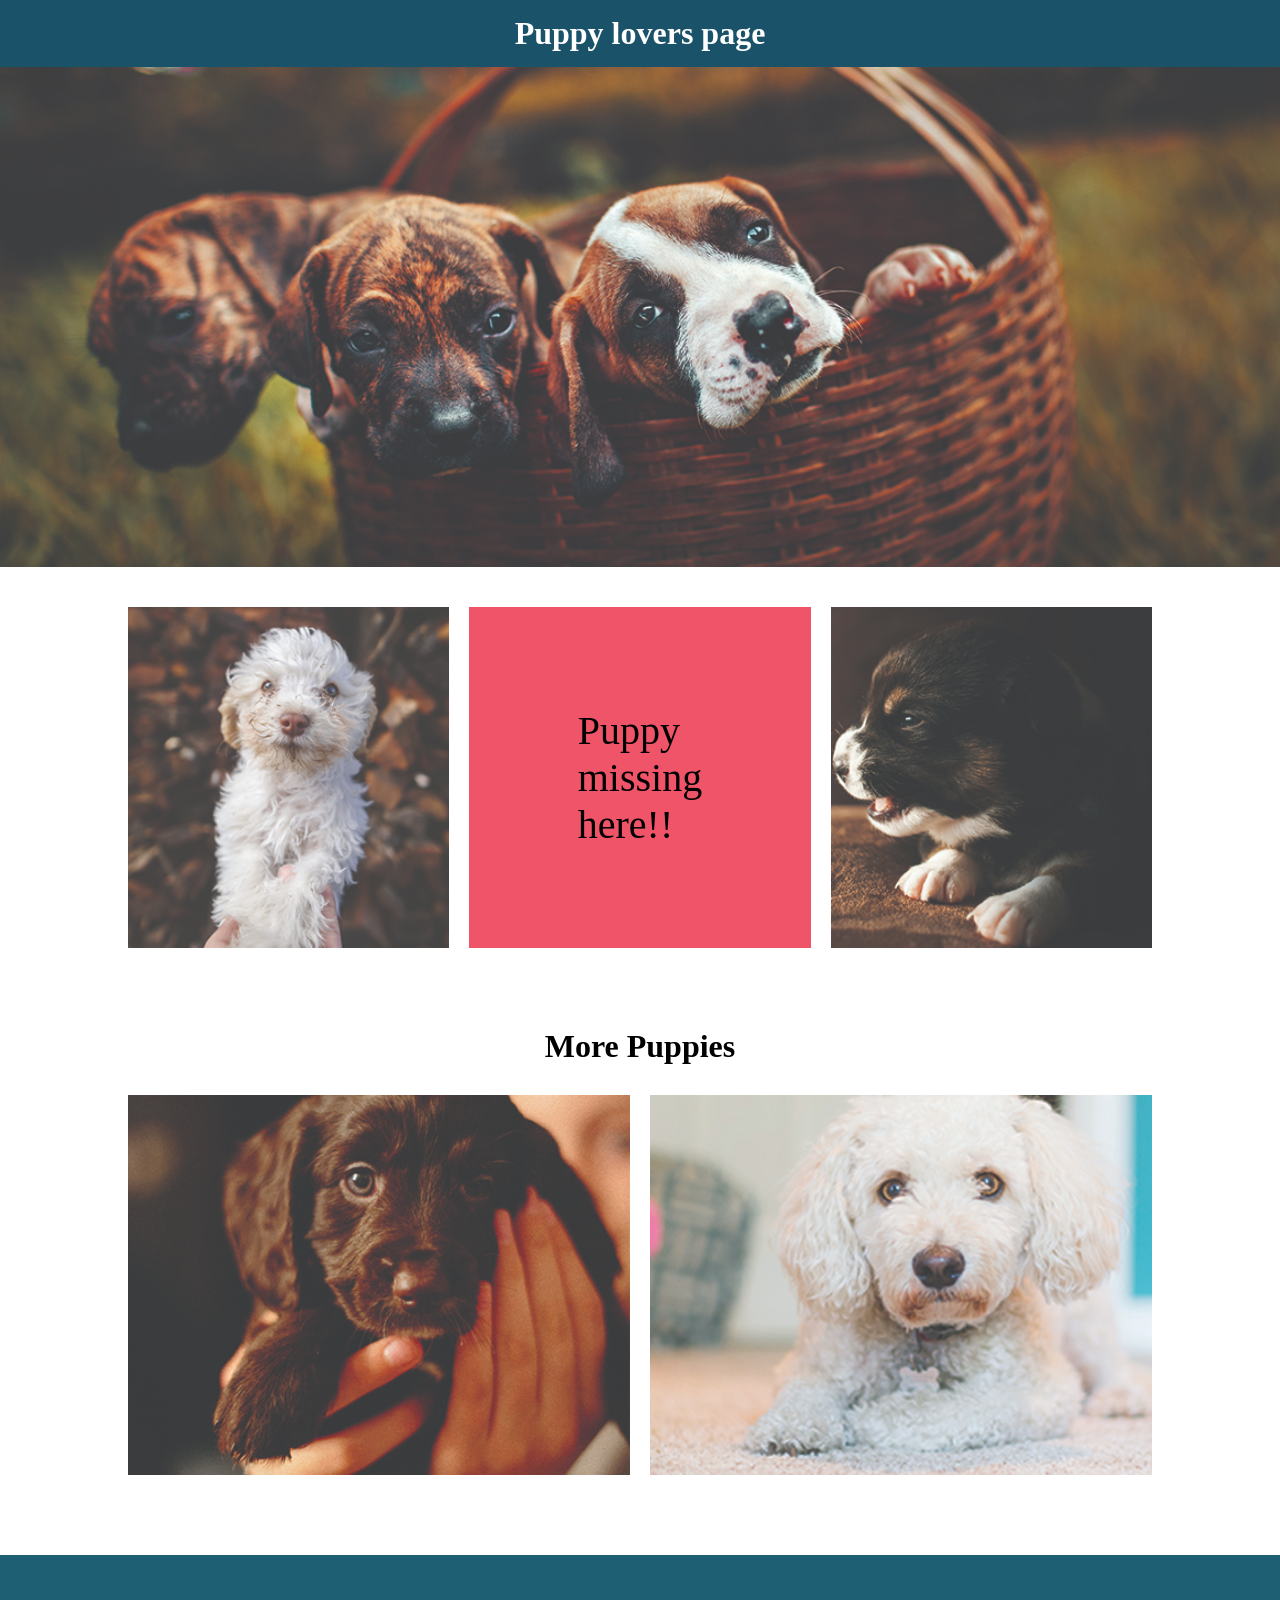
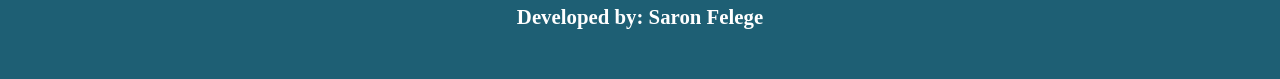
<file: puppy/index.html>
<!DOCTYPE html>
<html>
<head>
	<meta charset="utf-8">
	<meta name="viewport" content="width=device-width, initial-scale=1">
	<title>Puppy lovers</title>
	<link rel="stylesheet" type="text/css" href="puppy2.css">
</head>
<body>
	<header class="header-wrapper">
		<h1>Puppy lovers page</h1>
	</header>
	<div class="top-section-wrapper">
		
	</div>

	<main class="content-container">
		<section class="first-main-wrapper">
			<div class="item-one">
                <img src="puppy-1.jpg" alt="White puppy">
            </div>
            <div class="item-two">
                <p>Puppy <br>
                 missing <br>
                  here!!</p>
            </div>
            <div class="item-three">
                <img src="puppy-2.jpg" alt="Black and white puppy">
            </div>
		</section>
		<h1 class="section-title">More Puppies</h1>
		<section class="second-main-wrapper">
            <div class="grid-item-large">
                <img src="puppy-3.jpg" alt="Brown puppy held in hands">
            </div>
            <div class="grid-item-large">
                <img src="puppy-4.jpg" alt="White fluffy dog laying down">
            </div>
        </section>
	</main>
	<footer class="footer-wrapper">
        <p>Developed by: Saron Felege</p>
    </footer>

</body>
</html>
</file>
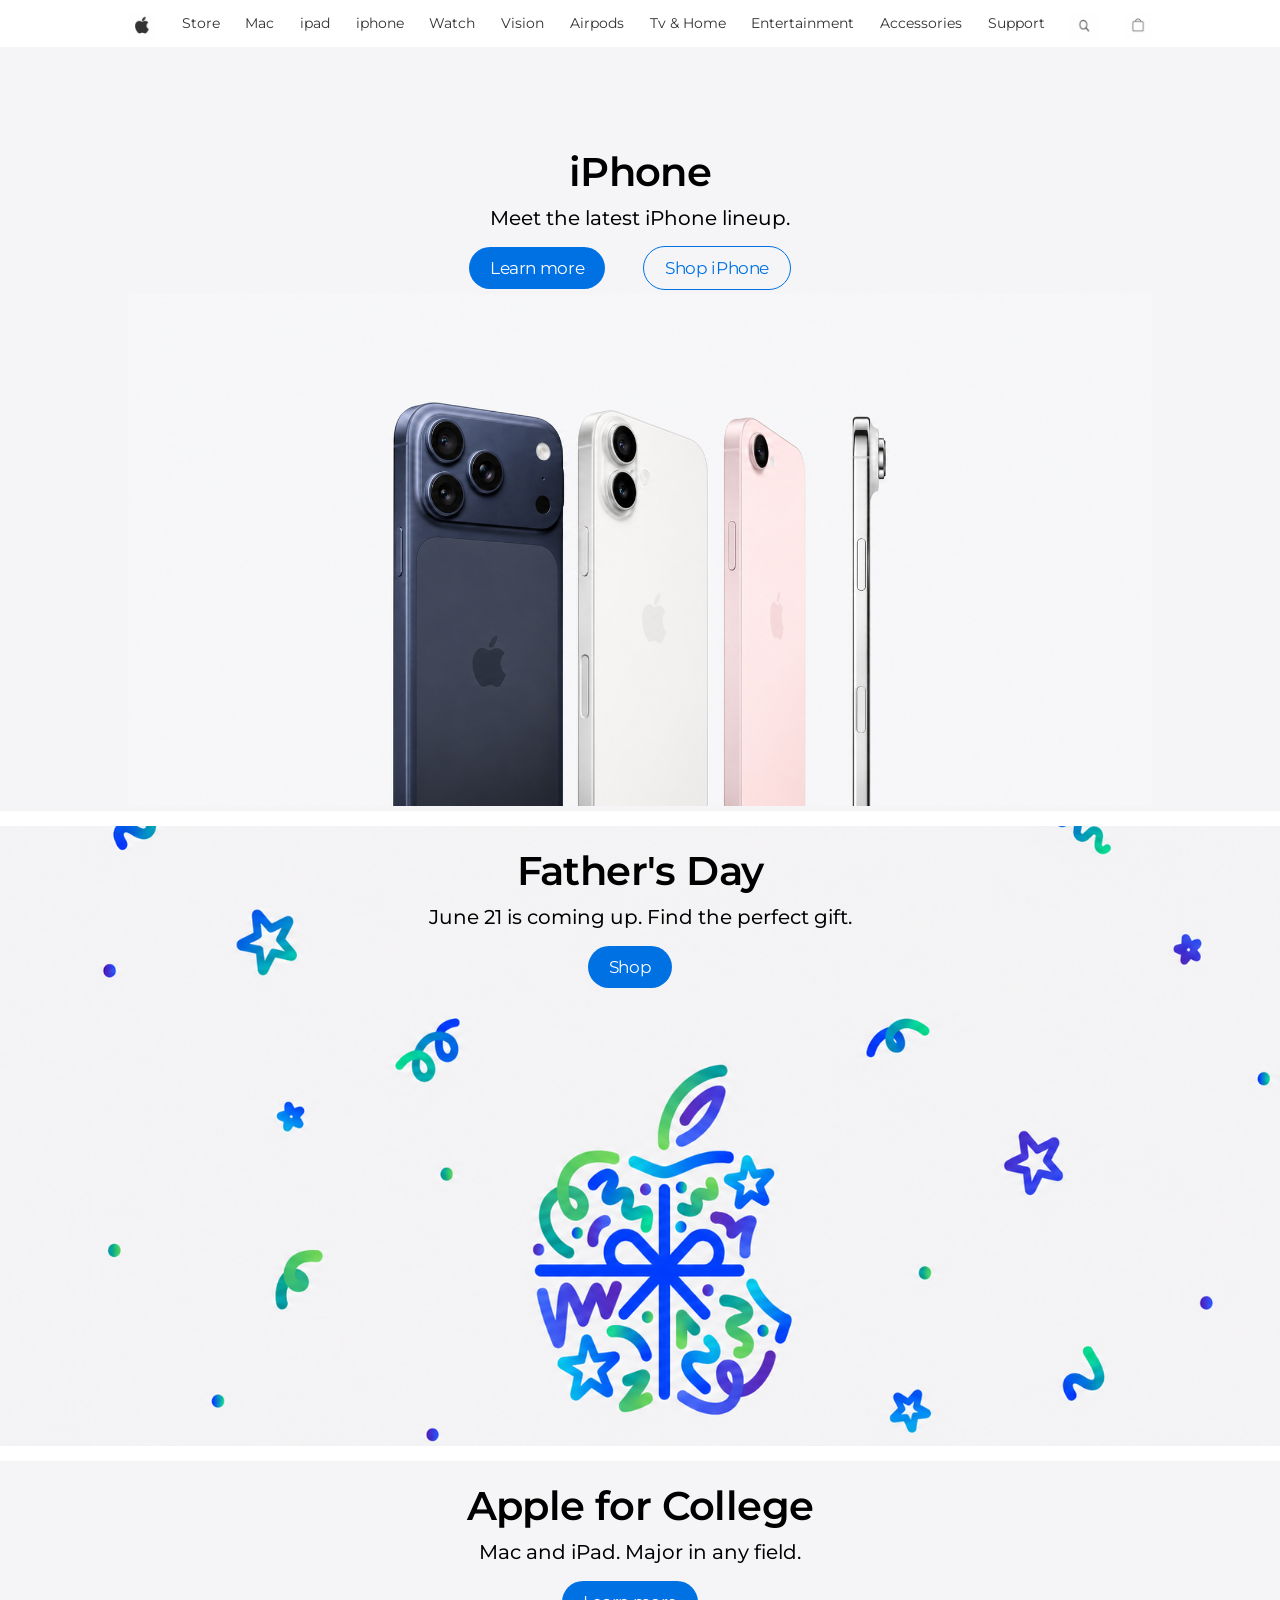
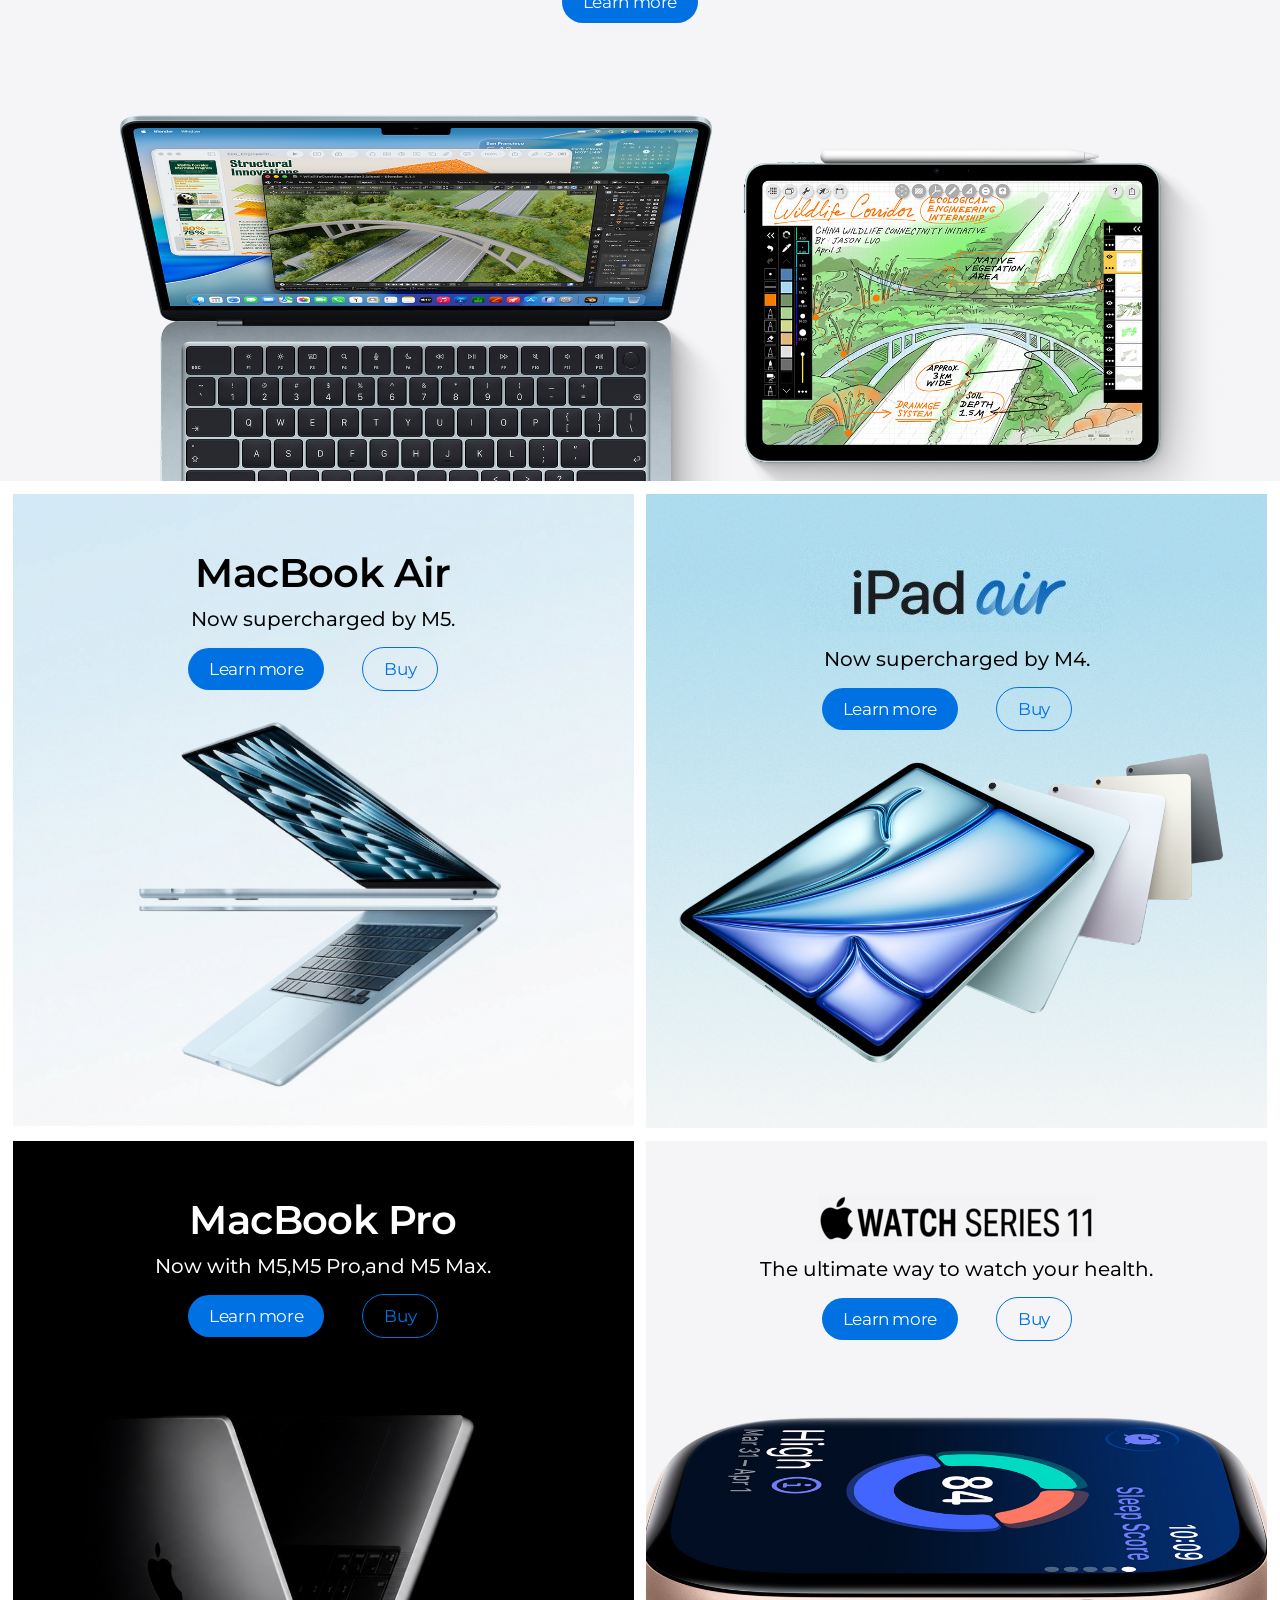
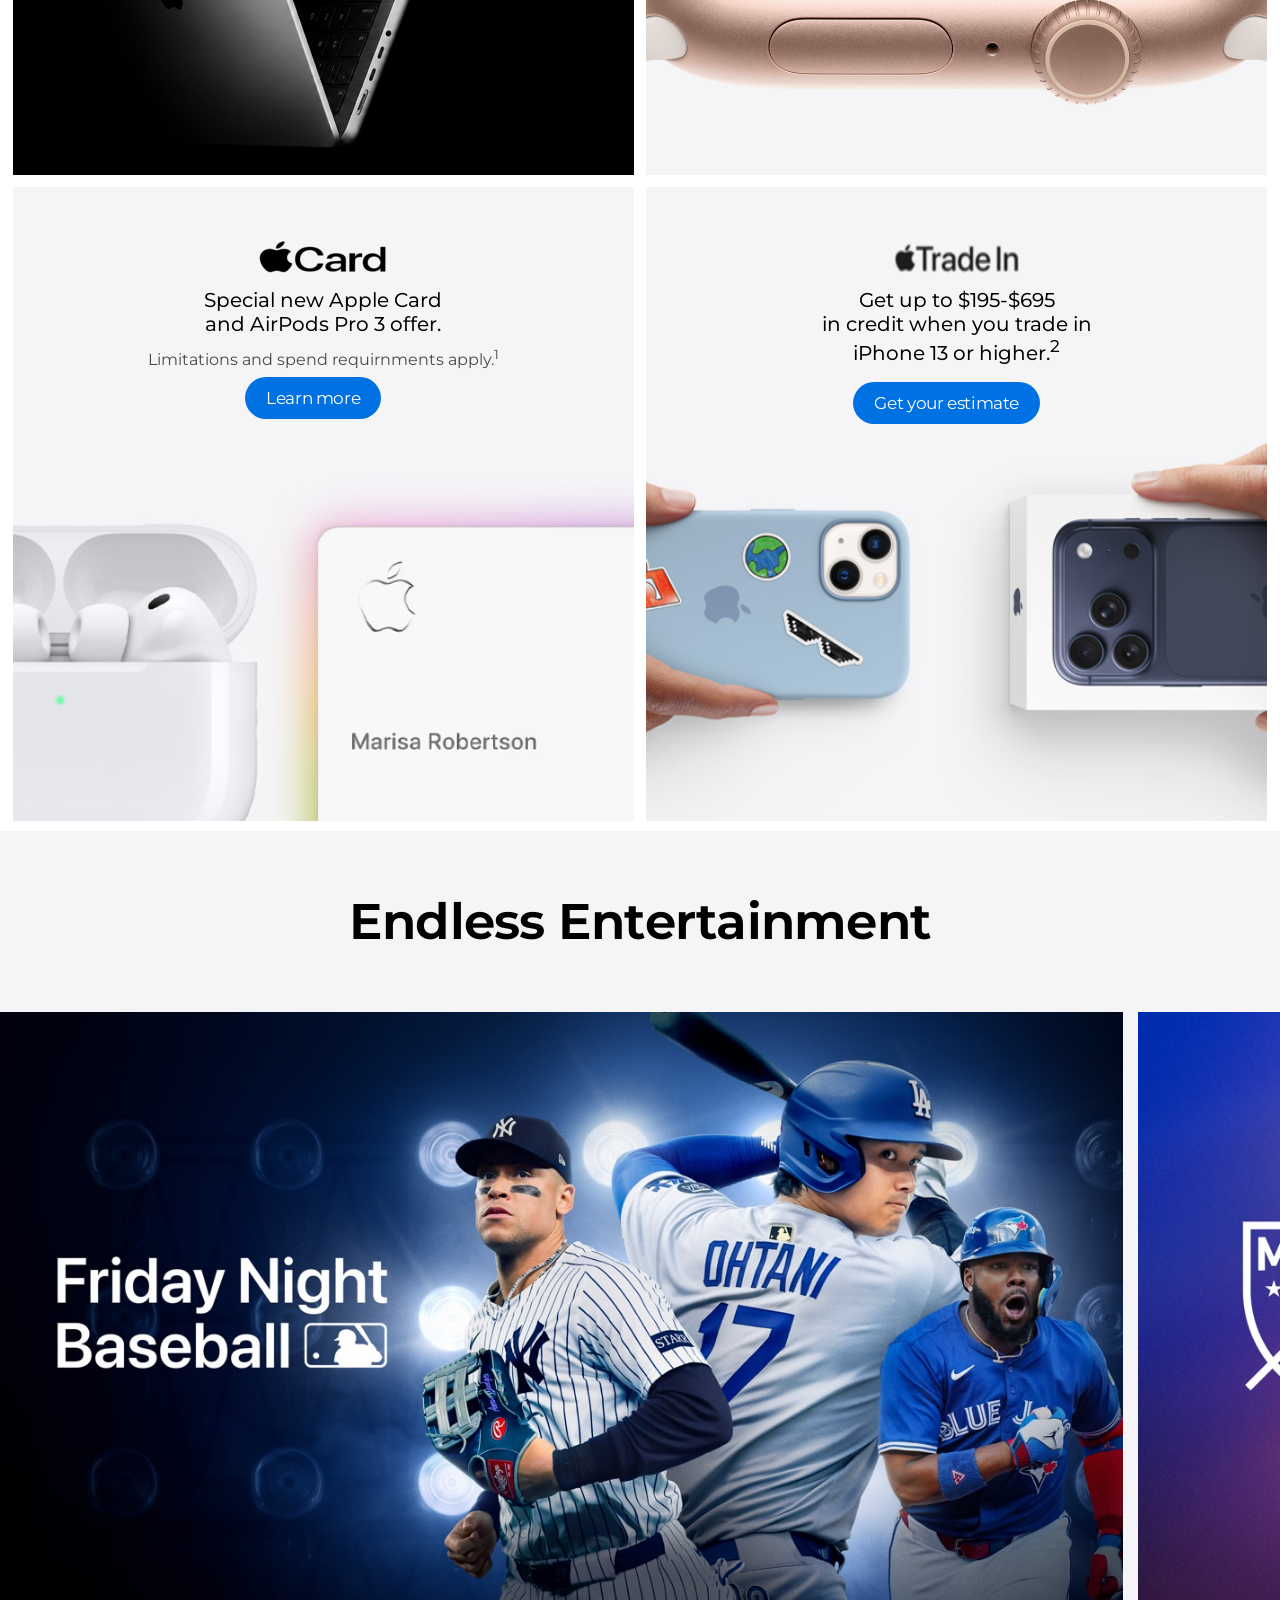
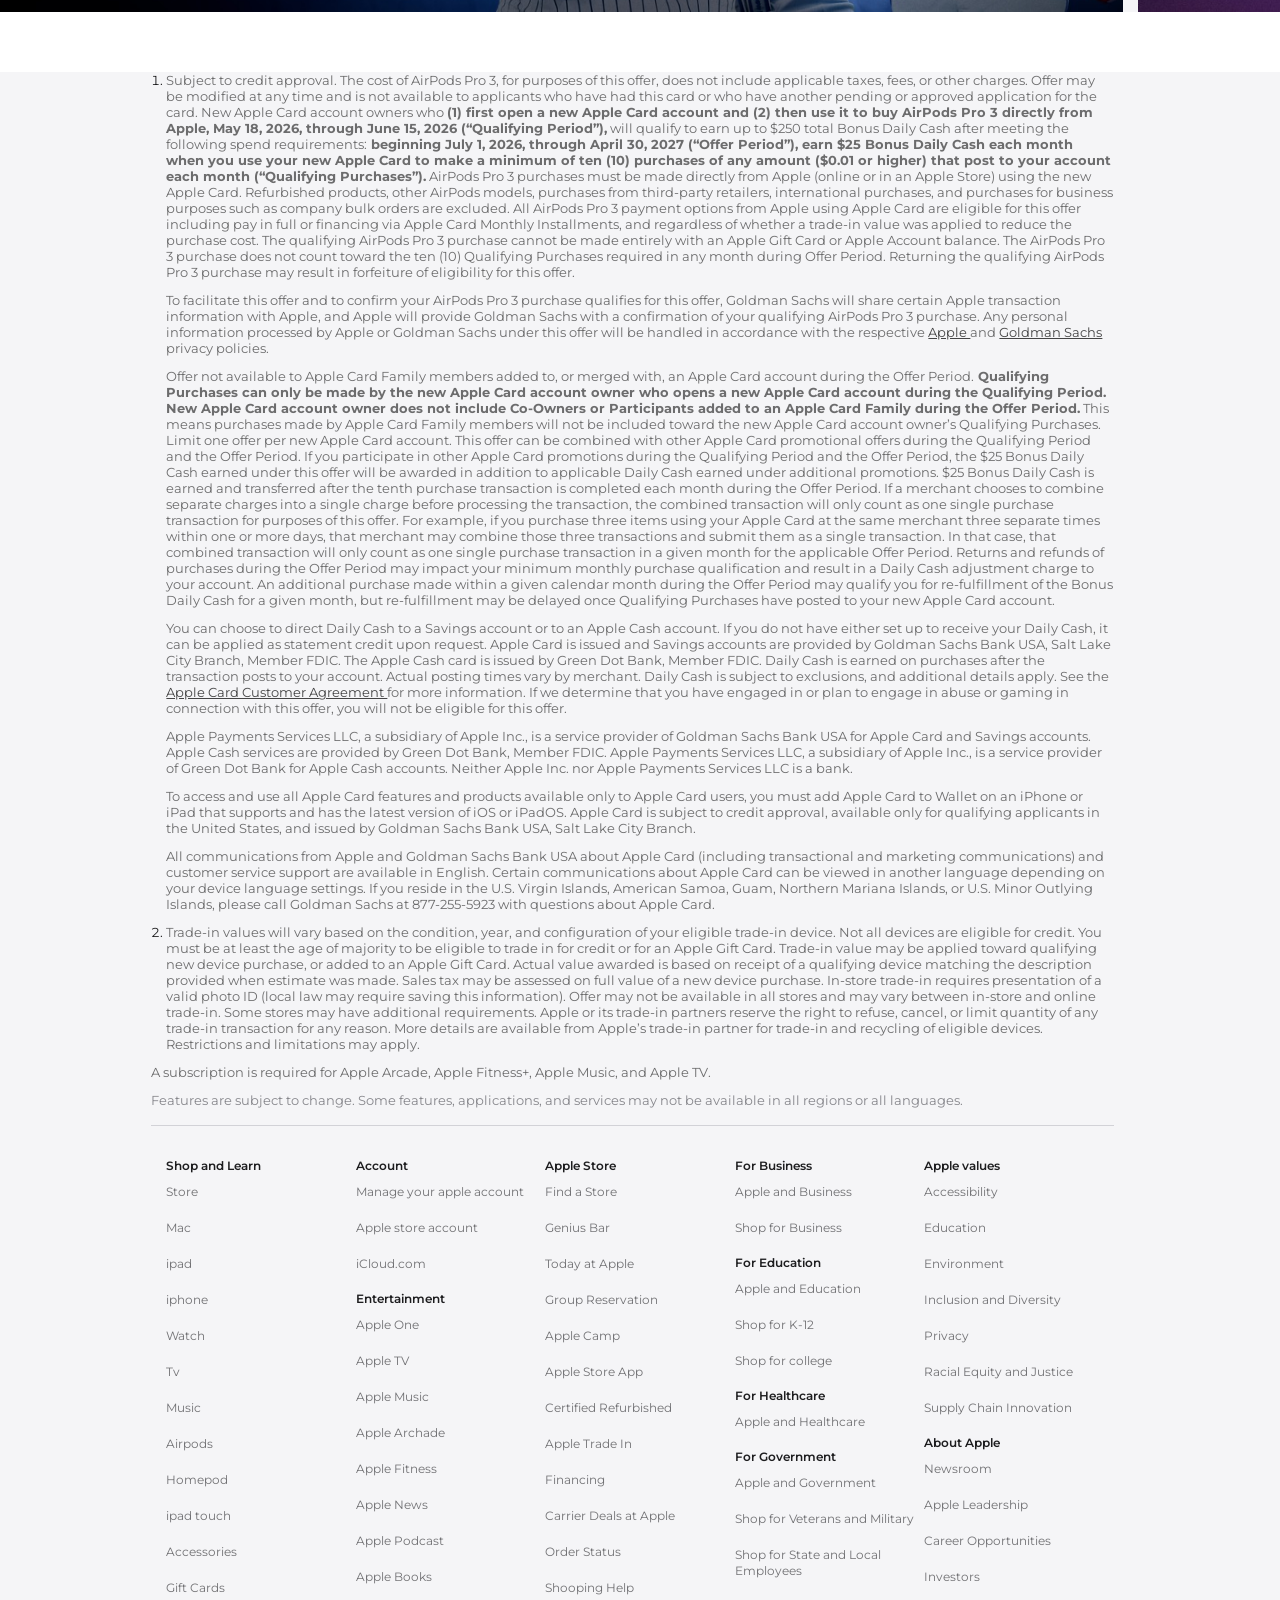
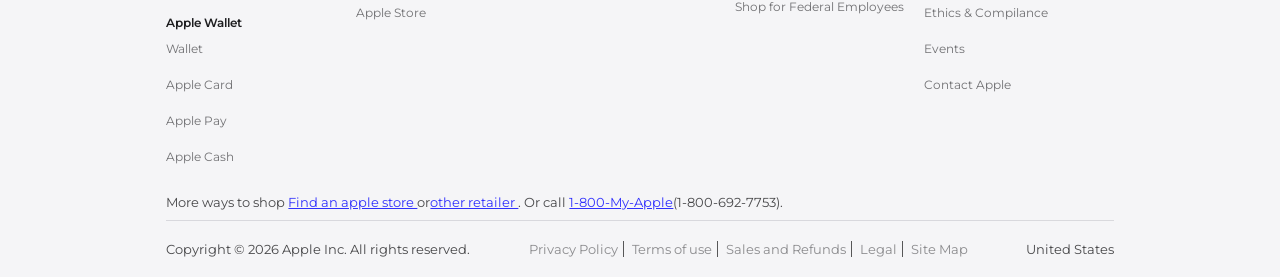
<file: Apple Website/Apple Website/index.html>
<!DOCTYPE html>
<html>
<head>
	<meta charset="utf-8">
	<meta name="viewport" content="width=device-width, initial-scale=1">
	<title>Apple </title>
	<link rel="stylesheet" type="text/css" href="style.css">
	<link href="https://fonts.googleapis.com/css2?family=Inter:ital,opsz,wght@1,14..32,100..900&family=Montserrat:wght@100..900&display=swap" rel="stylesheet">
	<meta name="viewport" content="width=device-width, initial-scale=1.0">
</head>

<body>
	<div class="outer-wrapper">
		<header class="header-wrapper">
			<div class="internal-wrapper">
				<div class="links-wrapper">
					<ul>
						<li class="logo-link"><a href="#"><img src="image/icon/apple-icon.png"></a></li>
						<li class="menu-item"><a href="#">Store</a>

							<div class="dropdown">

								<div class="column">

									<p class="heading">Shop</p>

									<a href="#">Shop the Latest</a>
									<a href="#">Mac</a>
									<a href="#">iPad</a>
									<a href="#">iPhone</a>
									<a href="#">Apple Watch</a>
									<a href="#">Apple Vision Pro</a>
									<a href="#">AirPods</a>
									<a href="#">Accessories</a>

								</div>

								<div class="column2">

									<p class="heading">Quick Links</p>

									<a href="#">Find a Store</a>
									<a href="#">Order Status</a>
									<a href="#">Apple Trade In</a>
									<a href="#">Financing</a>
									<a href="#">Personal Setup</a>

								</div>

								<div class="column2">

									<p class="heading">Shop Special Stores</p>

									<a href="#">Certified Refurbished</a>
									<a href="#">Education</a>
									<a href="#">Business</a>
									<a href="#">Veterans and Military</a>
									<a href="#">Government</a>

								</div>


							</div>

						</li>





					</li>
					<li class="menu-item"><a href="#">Mac</a>
						<div class="dropdown">

							<div class="column">

								<p class="heading">Explore Mac</p>

								<a href="#">Explore all Mac</a>
								<a href="#">MacBook Neo</a>
								<a href="#">MacBook Air</a>
								<a href="#">MacBook Pro</a>
								<a href="#">iMac</a>
								<a href="#">Mac mini</a>
								<a href="#">Mac Studio</a>
								<a href="#">Displays</a>
								<div class="small-text">
									<a href="#">Compare Mac</a>
									<a href="#">Switch from PC to Mac</a>
								</div>

							</div>

							<div class="column2">

								<p class="heading">Shop Mac</p>

								<a href="#">Shop Mac</a>
								<a href="#">Help me Choose</a>
								<a href="#">Mac Accessories</a>
								<a href="#">Apple Trade in</a>
								<a href="#">Financing</a>
								<a href="#">Personal Setup</a>

							</div>

							<div class="column2">

								<p class="heading">More from Mac</p>

								<a href="#">Mac Support</a>
								<a href="#">AppleCare</a>
								<a href="#">macOS 27 Preview</a>
								<a href="#">Apple Intelligence</a>
								<a href="#">Apps by Apple</a>
								<a href="#">Apple Creator Studio</a>
								<a href="#">Better with iPhone</a>
								<a href="#">iCloud+</a>
								<a href="#">Mac for Business</a>
								<a href="#">Education</a>

							</div>

						</li>
						<li class="menu-item"><a href="#">ipad</a>
							<div class="dropdown">

								<div class="column">

									<p class="heading">Explore iPad</p>

									<a href="#">Explore All iPad</a>
									<a href="#">iPad Pro</a>
									<a href="#">iPad Air</a>
									<a href="#">iPad</a>
									<a href="#">iPad mini</a>
									<a href="#">Apple Pencil</a>
									<a href="#">Keyboards</a>
									<div class="small-text">
										<a href="#">Compare iPad</a>
									</div>
								</div>

								<div class="column2">

									<p class="heading">Shop iPad</p>

									<a href="#">Shop iPad</a>
									<a href="#">iPad Accessories</a>
									<a href="#">Apple Trade In</a>
									<a href="#">Financing</a>
									<a href="#">Personal Setup</a>

								</div>

								<div class="column2">

									<p class="heading">More from iPad</p>

									<a href="#">iPad Support</a>
									<a href="#">AppleCare</a>
									<a href="#">iPadOS 27 Preview</a>
									<a href="#">Apple Intelligence</a>
									<a href="#">Apps by Apple</a>
									<a href="#">Apple Creator Studio</a>
									<a href="#">iCloud+</a>
									<a href="#">Education</a>

								</div>


							</li>


							<li class="menu-item"><a href="#">iphone</a>

								<div class="dropdown">

									<div class="column">

										<p class="heading">Explore iPhone</p>

										<a href="#">Explore All iPhone</a>
										<a href="#">iPhone 17 Pro</a>
										<a href="#">iPhone Air</a>
										<a href="#">iPhone 17</a>
										<a href="#">iPhone 17e</a>
										<a href="#">iPhone 16</a>
										<div class="small-text">
											<a href="#">Compare iPhone</a>
											<a href="#">Switch from Android</a>
										</div>

									</div>

									<div class="column2">

										<p class="heading">Shop iPhone</p>

										<a href="#">Shop iPhone</a>
										<a href="#">iPhone Accessories</a>
										<a href="#">Apple Trade In</a>
										<a href="#">Carrier Deals at Apple</a>
										<a href="#">Financing</a>
										<a href="#">Personal Setup</a>

									</div>

									<div class="column2">

										<p class="heading">More from iPhone</p>

										<a href="#">iPhone Support</a>
										<a href="#">AppleCare</a>
										<a href="#">iOS 27 Preview</a>
										<a href="#">Apple Intelligence</a>
										<a href="#">Apps by Apple</a>
										<a href="#">iPhone Privacy</a>
										<a href="#">Better with Mac</a>
										<a href="#">iCloud+</a>
										<a href="#">Wallet,Pay,Card</a>

									</div>


								</li>

								<li class="menu-item"><a href="#">Watch</a>
									<div class="dropdown">

										<div class="column">

											<p class="heading">Explore Watch</p>

											<a href="#">Explore All Apple Watch</a>
											<a href="#">Apple Watch Series 11</a>
											<a href="#">Apple Watch SE 3</a>
											<a href="#">Apple Watch Ultra 3</a>
											<a href="#">Apple Watch Nike</a>
											<a href="#">Apple Watch Hermès</a>
											<div class="small-text">
												<a href="#">Compare Watch</a>
												<a href="#">Why Apple Watch</a>
											</div>

										</div>

										<div class="column2">

											<p class="heading">Shop Watch</p>

											<a href="#">Shop Apple Watch</a>
											<a href="#">Apple Watch Bands</a>
											<a href="#">Apple Watch Acccessories</a>
											<a href="#">Apple Trade In</a>
											<a href="#">Financing</a>
											<a href="#">Personal Setup</a>

										</div>

										<div class="column2">

											<p class="heading">More from Watch</p>

											<a href="#">Apple Watch Support</a>
											<a href="#">AppleCare</a>
											<a href="#">watchOS 27 Preview</a>
											<a href="#">Apple Watch For your kids</a>
											<a href="#">Apps by Apple</a>
											<a href="#">Apple Fitness+</a>
											<a href="#">Education</a>


										</div>



									</li>
									<li class="menu-item"><a href="#">Vision</a>
										<div class="dropdown">

											<div class="column">

												<p class="heading">Explore Vision</p>

												<a href="#">Explore Apple Vision Pro</a>
												<div class="small-text">
													<a href="#">Tech Specs</a>
													
												</div>

											</div>

											<div class="column2">

												<p class="heading">Shop Vision</p>

												<a href="#">Shop Apple Vision Pro </a>
												<a href="#">Apple Vision Pro Accessories</a>
												<a href="#">Book a Demo</a>
												<a href="#">Financing</a>
												<a href="#">Personal Setup</a>

											</div>

											<div class="column2">

												<p class="heading">More from Vision</p>

												<a href="#">Apple Vision Pro Support</a>
												<a href="#">AppleCare</a>
												<a href="#">visionOS 27 Preview</a>
												<a href="#">Apple Vision Pro for Enterprise</a>

											</div>
										</li>
										<li class="menu-item"><a href="#">Airpods</a>
											<div class="dropdown">

												<div class="column">

													<p class="heading">Explore AirPods</p>

													<a href="#">Explore All AirPods</a>
													<a href="#">AirPods 4</a>
													<a href="#">AirPods Pro 3</a>
													<a href="#">AirPods Max 2</a>
													<div class="small-text">
														<a href="#">Compare AirPods</a>
														
													</div>

												</div>

												<div class="column2">

													<p class="heading">Shop AirPods</p>

													<a href="#">Shop AirPods</a>
													<a href="#">AirPods Accessories</a>


												</div>

												<div class="column2">

													<p class="heading">More from AirPods</p>

													<a href="#">AirPods Support</a>
													<a href="#">AppleCare</a>
													<a href="#">Hearing Health</a>
													<a href="#">Apple Music</a>
													<a href="#">Apple Fitness+</a>
												</div>
											</li>
											<li class="menu-item"><a href="#">Tv & Home</a>
												<div class="dropdown">

													<div class="column">

														<p class="heading">Explore TV & Home</p>

														<a href="#">Explore TV & Home</a>
														<a href="#">Apple TV 4K</a>
														<a href="#">HomePod</a>
														<a href="#">HomePod mini</a>


													</div>

													<div class="column2">

														<p class="heading">Shop TV & Home</p>

														<a href="#">Shop Apple TV 4K</a>
														<a href="#">Shop HomePod</a>
														<a href="#">Shop HomePod mini</a>
														<a href="#">Shop Siri Remote</a>
														<a href="#">TV & Home Accessories</a>

													</div>

													<div class="column2">

														<p class="heading">More from TV & Home</p>

														<a href="#">Apple Tv Support</a>
														<a href="#">HomePod Support</a>
														<a href="#">AppleCare for Apple TV</a>
														<a href="#">AppleCare for HomePod</a>
														<a href="#">Apple Tv app</a>
														<a href="#">Apple Tv </a>
														<a href="#">Home app</a>
														<a href="#">Apple Music</a>
														<a href="#">AirPlay</a>
													</div>
												</li>
												<li class="menu-item"><a href="#">Entertainment</a>
													<div class="dropdown">

														<div class="column">

															<p class="heading">Explore Entertainment</p>

															<a href="#">Explore Entertainment</a>
															<a href="#">Apple One</a>
															<a href="#">Apple TV</a>
															<a href="#">Apple Music</a>
															<a href="#">Apple Archade</a>
															<a href="#">Apple Fitness+</a>
															<a href="#">Apple News+</a>
															<a href="#">Apple Podcasts</a>
															<a href="#">Apple Books</a>
															<a href="#">Apple Store</a>
														</div>

														<div class="column2">

															<p class="heading">Support</p>

															<a href="#">Apple TV Support</a>
															<a href="#">Apple Music Support</a>
														</div>
													</div>
												</li>
												<li class="menu-item"><a href="#">Accessories</a>
													<div class="dropdown">

														<div class="column">

															<p class="heading">Shop Accessories</p>

															<a href="#">Shop All Accessories</a>
															<a href="#">Mac</a>
															<a href="#">iPad</a>
															<a href="#">iPhone</a>
															<a href="#">Apple Watch</a>
															<a href="#">Apple Vision Pro</a>
															<a href="#">AirPods</a>
															<a href="#">TV & Home</a>
														</div>

														<div class="column2">

															<p class="heading">Explore Accessories</p>

															<a href="#">Made by Apple</a>
															<a href="#">Beats</a>
															<a href="#">AirTag</a>
															<a href="#">Assistive Technologies</a>
														</div>
													</div>
												</li>
												<li class="menu-item"><a href="#">Support</a>
													<div class="dropdown">

														<div class="column">

															<p class="heading">Explore Support</p>

															<a href="#">iPhone</a>
															<a href="#">Mac</a>
															<a href="#">iPad</a>
															<a href="#">Watch</a>
															<a href="#">Apple Vision Pro</a>
															<a href="#">AirPods</a>
															<a href="#">Music</a>
															<a href="#">TV</a>
															<div class="small-text">
																<a href="#">Explore Support</a>
																
															</div>
														</div>

														<div class="column2">

															<p class="heading">Get Help</p>

															<a href="#">Community</a>
															<a href="#">Check Coverage</a>
															<a href="#">Genius Bar</a>
															<a href="#">Repair</a>
														</div>
														<div class="column2">

															<p class="heading">Helpful Topics</p>

															<a href="#">Get AppleCare</a>
															<a href="#">Apple Account and Password</a>
															<a href="#">Billing & Subscriptions</a>
															<a href="#">Accessiblity</a>
														</div>

													</div>
												</li>
												<li class="search-link"><a href="#"><img src="image/icon/search-icon.png"></a></li>
												<li class="cart-link"><a href="#"><img src="image/icon/cart.png"></a></li>

											</ul>
										</div>

									</div>

								</header>

								<section class="main-highlight-wrapper">
									<div class="internal-wrapper">
										<div class="title">
											iPhone
										</div>
										<div class="description">
											Meet the latest iPhone lineup.
										</div>
										<div class="main-links-wrapper">
											<ul>
												<li><a href="#">Learn more</a></li>
												<li><a href="#">Shop iPhone</a></li>
											</ul>
										</div>
										<div class="main-image-wrapper">
											<img class="img-fluid" src="image/home/iphone-lineup.png">
										</div>

									</div>

								</section>
								<section class="second-highlight-wrapper">
									<div class="internal-wrapper">
										<div class="title">
											Father's Day
										</div>
										<div class="description">
											June 21 is coming up. Find the perfect gift.

										</div>
										<div class="main-links-wrapper">
											<ul>
												<li><a href="#">Shop</a></li>
											</ul>
										</div>

									</div>
								</section>

								<section class="third-highlight-wrapper">
									<div class="internal-wrapper">
										<div class="title">
											Apple for College
										</div>
										<div class="description">
											Mac and iPad. Major in any field.

										</div>
										<div class="main-links-wrapper">
											<ul>
												<li><a href="#">Learn more</a></li>
											</ul>
										</div>

									</div>

								</section>

								<section class="fourth-highlight-wrapper">
									<div class="left-side-wrapper">
										<div class="title">
											MacBook Air
										</div>
										<div class="description">
											Now supercharged by M5.
										</div>
										<div class="main-links-wrapper">
											<ul>
												<li><a href="#">Learn more</a></li>
												<li><a href="#">Buy</a></li>
											</ul>
										</div>

									</div>

									<div class="right-side-wrapper">
										<div class="logo-wrapper">
											<img src="image/icon/ipad-air-logo.png">
										</div>
										<div class="description">
											Now supercharged by M4.
										</div>
										<div class="main-links-wrapper">
											<ul>
												<li><a href="#">Learn more</a></li>
												<li><a href="#">Buy</a></li>
											</ul>
										</div>

									</div>

								</section>

								<section class="fifth-highlight-wrapper">
									<div class="left-side-wrapper">
										<div class="title">
											MacBook Pro
										</div>
										<div class="description">
											Now with M5,M5 Pro,and M5 Max.
										</div>
										<div class="main-links-wrapper">
											<ul>
												<li><a href="#">Learn more</a></li>
												<li><a href="#">Buy</a></li>
											</ul>
										</div>

									</div>

									<div class="right-side-wrapper">
										<div class="logo-wrapper">
											<img src="image/icon/watch-series.png">
										</div>
										<div class="description">
											The ultimate way to watch your health.
										</div>
										<div class="main-links-wrapper">
											<ul>
												<li><a href="#">Learn more</a></li>
												<li><a href="#">Buy</a></li>
											</ul>
										</div>

									</div>

								</section>

								<section class="sixth-highlight-wrapper">
									<div class="left-side-wrapper">
										<div class="logo-wrapper">
											<img src="image/icon/apple-card.png">
										</div>
										<div class="description">
											Special new Apple Card <br>
											and AirPods Pro 3 offer.
										</div>
										<div class="small-description">
											Limitations and spend requirnments apply.<sup>1</sup>
										</div>

										<div class="main-links-wrapper">
											<ul>
												<li><a href="#">Learn more</a></li>
											</ul>
										</div>

									</div>

									<div class="right-side-wrapper">
										<div class="logo-wrapper">
											<img src="image/icon/trade-in.png">
										</div>
										<div class="description">
											Get up to $195-$695 <br>
											in credit when you trade in <br>
											iPhone 13 or higher.<sup>2</sup>
										</div>
										<div class="main-links-wrapper">
											<ul>
												<li><a href="#">Get your estimate</a></li>
											</ul>
										</div>

									</div>

								</section>
								<div class="carousal-wrapper">
									<div class="entertainment-title"><span>Endless Entertainment</div>
										<div class="carousal">
											<div class="track">
												<div class="item"> <img src="images/Banners/baseball.jpg">
												</div>

												<div class="item"> <img src="images/Banners/sport.jpg"></div>

												<div class="item"> <img src="images/Banners/f1.jpg"></div>

												<div class="item"> <img src="images/Banners/WIDOWS-BAY-BANNER.jpg"></div>

												<div class="item"> <img src="images/Banners/MARGO-MONEY-BANNER.jpg"></div>

												<div class="item"> <img src="images/Banners/MAXIMUM-PLEASURE-GUARANTEED-BANNER.jpg"></div>

												<div class="item"> <img src="images/Banners/STAR-CITY-BANNER.jpg"></div>

<!-- duplicating item -->
<div class="item" area-hidden> <img src="images/Banners/baseball.jpg">
</div>

<div class="item"> <img src="images/Banners/sport.jpg"></div>

<div class="item"> <img src="images/Banners/f1.jpg"></div>

<div class="item"> <img src="images/Banners/WIDOWS-BAY-BANNER.jpg"></div>

<div class="item"> <img src="images/Banners/MARGO-MONEY-BANNER.jpg"></div>

<div class="item"> <img src="images/Banners/MAXIMUM-PLEASURE-GUARANTEED-BANNER.jpg"></div>

<div class="item"> <img src="images/Banners/STAR-CITY-BANNER.jpg"></div>


</div>
</div>
</div>

















































<footer class="footer-wrapper">
	<div class="upper-text-container">
		<ol class="footer-text-list">
			<li>
				<p>Subject to credit approval. The cost of AirPods Pro 3, for purposes of this offer, does not include applicable taxes, fees, or other charges. Offer may be modified at any time and is not available to applicants who have had this card or who have another pending or approved application for the card. New Apple Card account owners who <strong>(1) first open a new Apple Card account and (2) then use it to buy AirPods Pro 3 directly from Apple, May 18, 2026, through June 15, 2026 (“Qualifying Period”),</strong> will qualify to earn up to $250 total Bonus Daily Cash after meeting the following spend requirements:<strong> beginning July 1, 2026, through April 30, 2027 (“Offer Period”), earn $25 Bonus Daily Cash each month when you use your new Apple Card to make a minimum of ten (10) purchases of any amount ($0.01 or higher) that post to your account each month (“Qualifying Purchases”).</strong> AirPods Pro 3 purchases must be made directly from Apple (online or in an Apple Store) using the new Apple Card. Refurbished products, other AirPods models, purchases from third‑party retailers, international purchases, and purchases for business purposes such as company bulk orders are excluded. All AirPods Pro 3 payment options from Apple using Apple Card are eligible for this offer including pay in full or financing via Apple Card Monthly Installments, and regardless of whether a trade-in value was applied to reduce the purchase cost. The qualifying AirPods Pro 3 purchase cannot be made entirely with an Apple Gift Card or Apple Account balance. The AirPods Pro 3 purchase does not count toward the ten (10) Qualifying Purchases required in any month during Offer Period. Returning the qualifying AirPods Pro 3 purchase may result in forfeiture of eligibility for this offer.</p>

				<p>To facilitate this offer and to confirm your AirPods Pro 3 purchase qualifies for this offer, Goldman Sachs will share certain Apple transaction information with Apple, and Apple will provide Goldman Sachs with a confirmation of your qualifying AirPods Pro 3 purchase. Any personal information processed by Apple or Goldman Sachs under this offer will be handled in accordance with the respective <a href="#">  Apple </a> and <a href="#"> Goldman Sachs </a> privacy policies.</p>

				<p>Offer not available to Apple Card Family members added to, or merged with, an Apple Card account during the Offer Period.<strong> Qualifying Purchases can only be made by the new Apple Card account owner who opens a new Apple Card account during the Qualifying Period. New Apple Card account owner does not include Co-Owners or Participants added to an Apple Card Family during the Offer Period.</strong> This means purchases made by Apple Card Family members will not be included toward the new Apple Card account owner’s Qualifying Purchases. Limit one offer per new Apple Card account. This offer can be combined with other Apple Card promotional offers during the Qualifying Period and the Offer Period. If you participate in other Apple Card promotions during the Qualifying Period and the Offer Period, the $25 Bonus Daily Cash earned under this offer will be awarded in addition to applicable Daily Cash earned under additional promotions. $25 Bonus Daily Cash is earned and transferred after the tenth purchase transaction is completed each month during the Offer Period. If a merchant chooses to combine separate charges into a single charge before processing the transaction, the combined transaction will only count as one single purchase transaction for purposes of this offer. For example, if you purchase three items using your Apple Card at the same merchant three separate times within one or more days, that merchant may combine those three transactions and submit them as a single transaction. In that case, that combined transaction will only count as one single purchase transaction in a given month for the applicable Offer Period. Returns and refunds of purchases during the Offer Period may impact your minimum monthly purchase qualification and result in a Daily Cash adjustment charge to your account. An additional purchase made within a given calendar month during the Offer Period may qualify you for re-fulfillment of the Bonus Daily Cash for a given month, but re-fulfillment may be delayed once Qualifying Purchases have posted to your new Apple Card account.</p>
				<p>You can choose to direct Daily Cash to a Savings account or to an Apple Cash account. If you do not have either set up to receive your Daily Cash, it can be applied as statement credit upon request. Apple Card is issued and Savings accounts are provided by Goldman Sachs Bank USA, Salt Lake City Branch, Member FDIC. The Apple Cash card is issued by Green Dot Bank, Member FDIC. Daily Cash is earned on purchases after the transaction posts to your account. Actual posting times vary by merchant. Daily Cash is subject to exclusions, and additional details apply. See the<a href="#"> Apple Card Customer Agreement </a> for more information. If we determine that you have engaged in or plan to engage in abuse or gaming in connection with this offer, you will not be eligible for this offer.</p>
				<p>Apple Payments Services LLC, a subsidiary of Apple Inc., is a service provider of Goldman Sachs Bank USA for Apple Card and Savings accounts. Apple Cash services are provided by Green Dot Bank, Member FDIC. Apple Payments Services LLC, a subsidiary of Apple Inc., is a service provider of Green Dot Bank for Apple Cash accounts. Neither Apple Inc. nor Apple Payments Services LLC is a bank.</p>
				<p>To access and use all Apple Card features and products available only to Apple Card users, you must add Apple Card to Wallet on an iPhone or iPad that supports and has the latest version of iOS or iPadOS. Apple Card is subject to credit approval, available only for qualifying applicants in the United States, and issued by Goldman Sachs Bank USA, Salt Lake City Branch.</p>
				<p>All communications from Apple and Goldman Sachs Bank USA about Apple Card (including transactional and marketing communications) and customer service support are available in English. Certain communications about Apple Card can be viewed in another language depending on your device language settings. If you reside in the U.S. Virgin Islands, American Samoa, Guam, Northern Mariana Islands, or U.S. Minor Outlying Islands, please call Goldman Sachs at 877-255-5923 with questions about Apple Card.</p>
			</li>
			<li>
				<p>Trade‑in values will vary based on the condition, year, and configuration of your eligible trade‑in device. Not all devices are eligible for credit. You must be at least the age of majority to be eligible to trade in for credit or for an Apple Gift Card. Trade‑in value may be applied toward qualifying new device purchase, or added to an Apple Gift Card. Actual value awarded is based on receipt of a qualifying device matching the description provided when estimate was made. Sales tax may be assessed on full value of a new device purchase. In‑store trade‑in requires presentation of a valid photo ID (local law may require saving this information). Offer may not be available in all stores and may vary between in‑store and online trade‑in. Some stores may have additional requirements. Apple or its trade‑in partners reserve the right to refuse, cancel, or limit quantity of any trade‑in transaction for any reason. More details are available from Apple’s trade-in partner for trade‑in and recycling of eligible devices. Restrictions and limitations may apply.</p>
				<p class="last">A subscription is required for Apple Arcade, Apple Fitness+, Apple Music, and Apple TV.</p>
				<p class="last">Features are subject to change. Some features, applications, and services may not be available in all regions or all languages.</p>
			</li>

		</ol>

	</div>

	<div class="footer-links-wrapper">
		<div class="links-wrapper-1">
			<h3>Shop and Learn</h3>
			<ul>
				<li><a href="#">Store</a></li>
				<li><a href="#">Mac</a></li> 
				<li><a href="#">ipad</a></li> 
				<li><a href="#">iphone</a></li> 
				<li><a href="#">Watch</a></li> 
				<li><a href="#">Tv</a></li> 
				<li><a href="#">Music</a></li> 
				<li><a href="#">Airpods</a></li>
				<li><a href="#">Homepod</a></li>
				<li><a href="#">ipad touch</a></li>   
				<li><a href="#">Accessories</a></li> 
				<li><a href="#">Gift Cards</a></li>
			</ul>

			<div class="links-wrapper-6">
				<h3>Apple Wallet</h3>
				<ul>
					<li><a href="#">Wallet</a></li> 
					<li><a href="#">Apple Card</a></li> 
					<li><a href="#">Apple Pay</a></li> 
					<li><a href="#">Apple Cash</a></li> 
				</ul>

			</div>
		</div>
		<div class="links-wrapper-2">
			<h3>Account</h3>
			<ul>
				<li><a href="#">Manage your apple account</a></li> 
				<li><a href="#">Apple store account</a></li> 
				<li><a href="#">iCloud.com</a></li> 

			</ul>

			<div class="links-wrapper-7">
				<h3>Entertainment</h3>
				<ul>
					<li><a href="#">Apple One</a></li> 
					<li><a href="#">Apple TV</a></li> 
					<li><a href="#">Apple Music</a></li> 
					<li><a href="#">Apple Archade</a></li> 
					<li><a href="#">Apple Fitness</a></li> 
					<li><a href="#">Apple News</a></li> 
					<li><a href="#">Apple Podcast</a></li> 
					<li><a href="#">Apple Books</a></li>
					<li><a href="#">Apple Store</a></li>
				</ul>
			</div>
		</div>

		<div class="links-wrapper-3">
			<h3>Apple Store</h3>
			<ul>
				<li><a href="#">Find a Store</a></li> 
				<li><a href="#">Genius Bar</a></li> 
				<li><a href="#">Today at Apple</a></li> 
				<li><a href="#">Group Reservation</a></li> 
				<li><a href="#">Apple Camp</a></li> 
				<li><a href="#">Apple Store App</a></li> 
				<li><a href="#">Certified Refurbished</a></li> 
				<li><a href="#">Apple Trade In</a></li>
				<li><a href="#">Financing</a></li>
				<li><a href="#">Carrier Deals at Apple</a></li> 
				<li><a href="#">Order Status</a></li> 
				<li><a href="#">Shooping Help</a></li> 

			</ul>

		</div>
		<div class="links-wrapper-4">
			<h3>For Business</h3>
			<ul>
				<li><a href="#">Apple and Business</a></li> 
				<li><a href="#">Shop for Business</a></li> 

			</ul>

			<h3>For Education</h3>
			<ul>
				<li><a href="#">Apple and Education</a></li> 
				<li><a href="#">Shop for K-12</a></li> 
				<li><a href="#">Shop for college</a></li>

			</ul>
			<h3>For Healthcare</h3>
			<ul>
				<li><a href="#">Apple and Healthcare</a></li> 
			</ul>
			<h3>For Government</h3>
			<ul>
				<li><a href="#">Apple and Government</a></li> 
				<li><a href="#">Shop for Veterans and Military</a></li>
				<li><a href="#">Shop for State and Local Employees</a></li>
				<li><a href="#">Shop for Federal Employees</a></li> 

			</ul>

		</div>
		<div class="links-wrapper-5">
			<h3>Apple values</h3>
			<ul>
				<li><a href="#">Accessibility</a></li> 
				<li><a href="#">Education</a></li>
				<li><a href="#">Environment</a></li>
				<li><a href="#">Inclusion and Diversity</a></li> 
				<li><a href="#">Privacy</a></li> 
				<li><a href="#">Racial Equity and Justice</a></li> 
				<li><a href="#">Supply Chain Innovation</a></li> 

			</ul>
			<div class="links-wrapper-8">
				<h3>About Apple</h3>
				<ul>
					<li><a href="#">Newsroom</a></li> 
					<li><a href="#">Apple Leadership</a></li> 
					<li><a href="#">Career Opportunities</a></li> 
					<li><a href="#">Investors</a></li>
					<li><a href="#">Ethics & Compilance</a></li>
					<li><a href="#">Events</a></li>
					<li><a href="#">Contact Apple</a></li>    
				</ul>
			</div>
		</div>

	</div>
	<div class="my-apple-wrapper">
		More ways to shop <a href="#">Find an apple store </a> or<a href="#">other retailer </a>. Or call <a href="#">1-800-My-Apple</a>(1-800-692-7753).
	</div>
	<div class="copyright-wrapper">
		<div class="copyright">
			Copyright © 2026 Apple Inc. All rights reserved.
		</div>
		<div class="footer-links-terms">
			<ul>
				<li><a href="#">Privacy Policy</a></li>
				<li><a href="#">Terms of use</a></li>
				<li><a href="#">Sales and Refunds</a></li>
				<li><a href="#">Legal</a></li>
				<li><a href="#">Site Map</a></li>
			</ul>
		</div>
		<div class="country-wrapper">
			United States
		</div>
	</div>

</footer>

</div>



</body>
</html>
</file>
<file: puppy/puppy2.css>
* {
    margin: 0;
    padding: 0;
    
}
/*header wrapper */

.header-wrapper{
    background-color: #1A526A; 
    width: 100%;
    text-align: center;
    padding: 15px 0 ;

}
.header-wrapper h1{
	color: #fff;
}


/*top section wrapper */
.top-section-wrapper{
	width: 100%;
	height: 500px;
	background-image: url("banner-puppies.jpg");
	background-size: cover;
}
/*main content */

/* Container for the three middle cards */

.first-main-wrapper {
    display: flex;
    justify-content: center;
    gap: 2%;                  
    padding: 40px 10%;        
   
}


.first-main-wrapper > div {
    width: 32%;               
    aspect-ratio: 1 / 1;      
    overflow: hidden;
}
.section-title{
	margin: 40px 0 30px 0;
	text-align: center;
}
.item-two{
	background-color: #f05468; 
    display: flex;
    justify-content: center;
    align-items: center;
    padding: 10px;
    font-size: 40px;
    font-weight: 500;
}
/* THE BOTTOM ROW 2 ITEMS */
.second-main-wrapper {
    display: flex;
    justify-content: center;
    gap: 2%;                  
    padding: 0 10% 40px 10%;  
    
}

/* Give both bottom items an exact percentage width */
.second-main-wrapper > div {
    width: 49%;               
    height: 380px;            
    overflow: hidden;
}



.first-main-wrapper img,
.second-main-wrapper img {
    width: 100%;
    height: 100%;
    object-fit: cover;
    display: block;
}

/*fotter style  */
.footer-wrapper {
    background-color: #1e5f74;
    width: 100%;
    text-align: center;
    padding: 50px 0;
    margin-top: 40px;
}

.footer-wrapper p {
    color: #ffffff;
    font-size: 1.3rem;
    font-weight: bold;
}
</file>
<file: Apple Website/Apple Website/style.css>
*{
  margin: 0;
  padding: 0;
}
img{
  max-width: 100%;
}
body{
  font-size: 20px;
   font-family:'Montserrat', sans-serif;
   overflow-x: hidden;
  
}
.header-wrapper{
  color:black;
  font-size: 0.7em;
  font-weight: 400;
  background: #fff;
   position: sticky;
    top: 0;
    z-index: 10;
    width: 100%;
    
}
.internal-wrapper{
  max-width: 1024px;
  padding: 0 10px;
  margin: 0 auto;
}
.header-wrapper ul{
  display: flex;
  justify-content: space-between;
  list-style: none;
}
.header-wrapper .internal-wrapper ul li a{
  text-decoration: none;
  color: #000;
}

.header-wrapper .links-wrapper ul li{
  display: inline-block;
  padding: 14px 0 8px;
  height: 25px;
  opacity: 0.8;
}
.logo-link, .search-link, .cart-link{
  width: 28px;
  display: block;
}
.header-wrapper .links-wrapper ul li:hover{
  opacity: 1;
}
.header-wrapper .links-wrapper ul li.logo-link{
  padding: 12px 0 10px;
}
.header-wrapper .links-wrapper ul li.search-link{
  padding: 12px 0 10px;
}
.header-wrapper .links-wrapper ul li.cart-link{
  padding: 12px 0 10px;
}
.menu-item{
  position: static;
}

.dropdown{

  position: absolute;
  top: 44px;   
  left: 0;
  width: 100%;
  min-height: 400px;
  background: white;
  padding: 40px 80px;
  display: flex;
  gap: 80px;
  opacity: 0;
  visibility: hidden;
  transition: opacity .25s ease;
}

.menu-item:hover .dropdown{
opacity: 1;
visibility: visible;
}

.menu-item:hover .dropdown{
 opacity:1;
  visibility:visible;
}

.column{

  display:flex;

  flex-direction:column;

  gap:12px;
}

.heading{

  font-size:14px;
  color:gray;
  margin-bottom: 5px;
}

.column  a{

  text-decoration:none;

  font-size:22px;

  font-weight:600;

  color:black;
}
.column2{

  display:flex;

  flex-direction:column;

  gap:12px;
}
.column2 a{
  text-decoration: no-preference;
  font-size: 14px;
  font-weight: 550;
  color: black;
}

.column .small-text {
  margin-top: 15px; 
  display: flex;
  flex-direction: column;
  gap: 12px;
}
.small-text a {
  font-weight: 600;
  font-size: 12px;
  font-family:'Montserrat', sans-serif; 

}










/*Main highlight*/
.main-image-wrapper .img-fluid{
  width: 100%;
  height: auto;

}
.main-highlight-wrapper {
  background: #F5F5F7;
  text-align: center;
  padding: 100px 0 0;

}
.title{
  font-size: 40px;
  font-weight:600 ;
  letter-spacing: -0.015em;
  font-family: 'Montserrat', sans-serif;

}
.main-links-wrapper ul{
  list-style: none;
}
.description {
  font-size: 20px;
  padding: 10px 0;
  font-weight: 450;
}
.main-links-wrapper{
  padding: 15px 0 ;
}
.main-links-wrapper ul{
  padding: 0;
  margin: 0;
  display: flex;
  gap: 18px;
  justify-content: center;
}
.main-links-wrapper ul li{
  display: inline-block;
  padding-right:20px ;
  
}
.main-links-wrapper ul li a {
  font-size: 17px;
  text-decoration: none;
  border-radius:980px;
  letter-spacing: -0.022em;
    font-family: 'Montserrat', sans-serif;
}
.main-links-wrapper ul li:nth-child(1) a{
background-color: #0071e3;
color: #fff;
padding: 11px 21px;
}
.main-links-wrapper ul li:nth-child(2) a{
border: 1px solid #0071e3;
color: #0071e3;
padding: 11px 21px;
}
.main-links-wrapper ul li:nth-child(2) a:hover{
  background-color: #0071e3;
  color: #fff;
}


/* First highlight*/

.second-highlight-wrapper{
  background-image: url("image/home/fathersday.png");
  height: 580px;
  background-position: center;
  background-repeat: no-repeat;
  background-size: cover;
  text-align: center;
  padding: 20px 20px;
  color: #000;
  margin-top: 15px;

}

/* third highlight */

.third-highlight-wrapper{
  background-image: url("image/home/mac.png");
  height: 580px;
  background-position: center;
  background-repeat: no-repeat;
  background-size: cover;
  text-align: center;
  padding: 20px 20px;
  color: #000;
  margin-top: 15px;

}

/* fourth highlight */
.fourth-highlight-wrapper{
  display: flex;
  justify-content: space-between;
  background: #fff;
}
.left-side-wrapper{
  height: 580px;
   background-position: center;
  background-repeat: no-repeat;
  background-size: cover;
  text-align: center;
  width: 48.5%;
  margin: 1% 0.5% 0% 1%;
  padding-top: 54px;
}
.fourth-highlight-wrapper .left-side-wrapper{
  background-image: url("image/home/macbook-air.png");
}
.right-side-wrapper{
  height: 580px;
   background-position: center;
  background-repeat: no-repeat;
  background-size: cover;
  text-align: center;
  width: 48.5%;
  margin: 1% 1% 0% 0.5%;
  padding-top: 54px;

}
.fourth-highlight-wrapper .right-side-wrapper{
  background-image: url("image/home/ipad-air.png");
}

/* fifth highlight */
.fifth-highlight-wrapper{
  display: flex;
  justify-content: space-between;
  background: #fff;
}
.fifth-highlight-wrapper .left-side-wrapper .title{
  color: #fff;

}

.fifth-highlight-wrapper .left-side-wrapper .description{
 color: #fff;
}


.fifth-highlight-wrapper .left-side-wrapper{
  background-image: url("image/home/MacBook-pro.png");
}

.fifth-highlight-wrapper .right-side-wrapper{
  background-image: url("image/home/watch-series.png");
}

/*sixth highlight*/
 .sixth-highlight-wrapper{
  display: flex;
  justify-content: space-between;
  background: #fff;
}

.sixth-highlight-wrapper .left-side-wrapper{
  background-image: url("image/home/airpods.png");
}

.sixth-highlight-wrapper .right-side-wrapper{
  background-image: url("image/home/trade-in.png");
}
.small-description{
  opacity: 0.7;
  font-size: 16px;
}
/* entertanment section */
.carousal-wrapper{
  text-align: center;
   background-color: #F5F5F7;
   margin-top: 10px;

   
}
.entertainment-title{
 font-size: 50px;
  font-weight:650 ;
  letter-spacing: -0.015em;
  font-family: 'Montserrat', sans-serif;
  padding-top: 60px;
padding-bottom: 60px;
}

.carousal{
  width: 100%;
  overflow: hidden;
  margin-bottom: 60px;
}
.track{
  display: flex;
  width: max-content;
  will-change: transform;
  animation: scroll 14s linear infinite;
}

@keyframes scroll{
  from{
    transform: translateX(0);
  }
  to {
    transform: translateX(-50%);
  }
}


.item{
  width: auto;
  height: 600px;
  flex-shrink: 0;
  border-radius: 15px;
  margin-right: 15px;
  
}
.item img{
  width: auto;
  height: 100%;
  object-fit: cover;
  display: block;
}

.carousal:hover .track{
  animation-play-state: paused;
}



.footer-wrapper{
  padding-left: 13%;
  padding-right: 13%;
  background-color: #f5f5f7;
  color: #1d1d1f;
  font-size: 0.65em;
  }
.footer-wrapper .footer-text-list p{
  display: block;
  margin-bottom: 12px;
  color: rgba(0, 0, 0,0.56);
}
.footer-text-list a{
  color: rgba(0, 0, 0,0.72);
  text-decoration: underline;
}
.footer-text-list a:hover{
  color: rgba(0, 0, 0, 0.88);
}
.footer-text-list .last{
  margin-left: -15px;
}
.footer-text-list .last:last-child{
  border-bottom: 1px solid #d2d2d7;
  color: #86868b;
  padding: 0 0 17px;
}
.footer-links-wrapper{
  display: grid;
  justify-content: space-between;
  padding-top: 20px;
  grid-template-columns: repeat(5, 1fr);
}
.footer-wrapper ul li{
  list-style: none;
  padding-bottom: 20px;
  opacity: 0.8;
}
.footer-links-wrapper a{
  color: #515154;
  text-decoration: none;
  font-size: 12px;
  font-weight: 400;
}
.footer-links-wrapper a:hover{
  text-decoration: underline;
}
.footer-links-wrapper h3{
  font-size: 12px;
  font-weight: 600;
  padding-bottom: 10px;
}
.my-apple-wrapper{
  border-bottom: 1px solid #d2d2d7;
  padding-bottom: 10px;
  margin-bottom: 10px;
  margin-top: 10px;
  opacity: 0.8;
}
.my-apple-wrapper a{
  color: blue;
}
.copyright-wrapper{
  display: flex;
  justify-content: space-between;
  padding: 10px 0 20px;
  opacity: 0.8;
}
.footer-links-terms ul li{
  display: inline-block;
  padding: 0 5px;
  border-right: 1px solid black;
  opacity: 0.8;
}
.footer-links-terms ul li:last-child{
  border-right: none;
}
.footer-links-terms ul li a {
  text-decoration: none;
  color: #515154;

}


@media (max-width: 769px){
  .carousal{
    width: 95%;
  }
  .item{
    width: 180px;
    height: 150px;
    border-radius: 12px;
    margin-right: 12px;
  }
}

@media (max-width: 480px){
  .carousal{
    width: 100%;
    mask-image: linear-gradient(to right transparent, #000 5% 95%, transparent );
  }
  .item{
    width: 140px;
    height: 110px;
    border-radius: 10px;
    margin-right: 10px;
  }
  .track{
    animation-duration: 14s;
  }
}
/* Responsive adjustments for smaller screens */
@media (max-width: 768px) {
  .card {
    flex: 0 0 85vw; /* Cards scale down to viewport width on mobile */
    height: 350px;
    padding: 20px;
  }
  .cards-wrapper {
    padding: 0 20px;
    justify-content: flex-start;
  }
  .endless-entertainment h2 {
    font-size: 28px;
  }
}


/* media query for endless entertainment */
@media (max-width: 769px){
  .carousal{
    width: 95%;
  }
  .item{
    width: 180px;
    height: 150px;
    border-radius: 12px;
    margin-right: 12px;
  }
}

@media (max-width: 480px){
  .carousal{
    width: 100%;
    mask-image: linear-gradient(to right transparent, #000 5% 95%, transparent );
  }
  .item{
    width: 140px;
    height: 110px;
    border-radius: 10px;
    margin-right: 10px;
  }
  .track{
    animation-duration: 14s;
  }
}
/* highlight */
@media screen (max-width: 375px)  {
  .main-highlight-wrapper {
    padding: 0px 20px;
  }
  .main-links-wrapper ul li{
 
  padding-right:100px ;
  
}
  .main-links-wrapper ul li a{
    font-size: 11px;
  
  }
} 


/* --- COMPLETE RESPONSIVE  --- */

@media screen and (max-width: 834px) {
    
    /* 1. Global Screen Boundary Enforcement */
    html, body, .outer-wrapper {
        width: 100% !important;
        max-width: 100% !important;
        margin: 0 !important;
        padding: 0 !important;
        overflow-x: hidden; /* Stops horizontal stretching entirely */
        box-sizing: border-box;
    }

    /* 2. Header and Navigation Menu Wrap Adjustment */
    .header-wrapper,
    .internal-wrapper {
        width: 100% !important;
        max-width: 100% !important;
        margin: 0 !important;
        padding: 0 5px !important;
        box-sizing: border-box;
    }
    
    .links-wrapper {
        width: 100% !important;
        box-sizing: border-box;
    }

    

    .links-wrapper ul {
        display: flex !important;
        flex-wrap: wrap !important;
        justify-content: center !important;
        gap: 8px 10px !important;
        width: 100% !important;
        padding: 10px 0 !important;
    }

    .links-wrapper ul li {
        display: inline-block !important;
        white-space: nowrap !important;
        padding: 0 !important;
        height: auto !important;
    }

    .links-wrapper ul li a {
        font-size: 11px !important;
    }

    .logo-link img, 
    .search-link img, 
    .cart-link img {
        height: 14px !important;
        width: auto !important;
    }

    /* 3. Hero Rows Layout Fixes (Stacked Side-By-Side Rows Vertically) */
    .fourth-highlight-wrapper,
    .fifth-highlight-wrapper,
    .sixth-highlight-wrapper {
        flex-direction: column !important; /* Stack columns vertically instead of side-by-side */
    }

    .left-side-wrapper,
    .right-side-wrapper {
        width: 100% !important; /* Force columns to take up full screen width */
        margin: 10px 0 0 0 !important;
        box-sizing: border-box;
    }

    

    /* 5. Footer Layout Realignment */
    .footer-wrapper {
        padding-left: 20px !important;  /* Replace desktop 13% padding with comfortable mobile margins */
        padding-right: 20px !important;
    }

    .footer-links-wrapper {
        grid-template-columns: 1fr !important; /* Re-layout standard 5 grid sections into a single straight column */
        gap: 20px !important;
    }
    
    .copyright-wrapper {
        flex-direction: column !important; /* Stack legal terms beneath copyright information */
        gap: 10px !important;
        align-items: flex-start !important;
    }

    .footer-links-terms ul li {
        padding: 0 5px 0 0 !important;
    }
}
</file>
